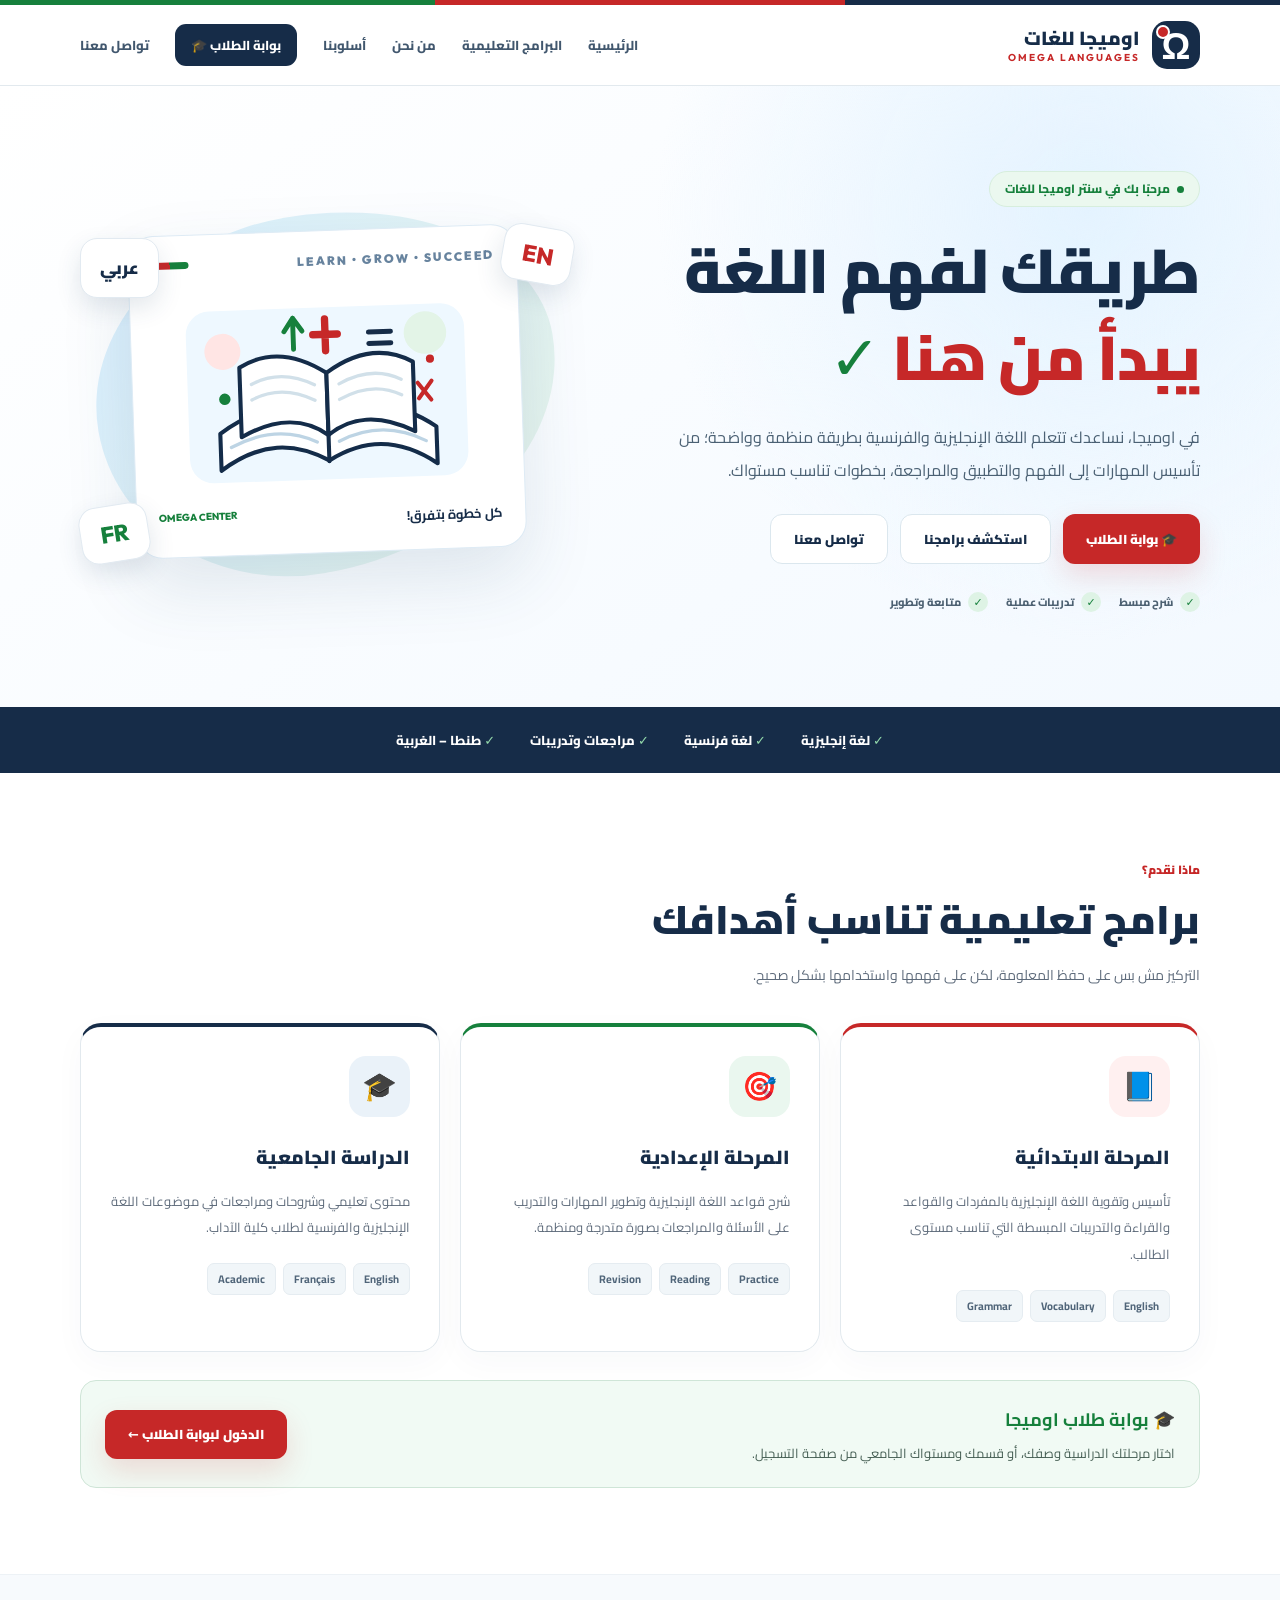
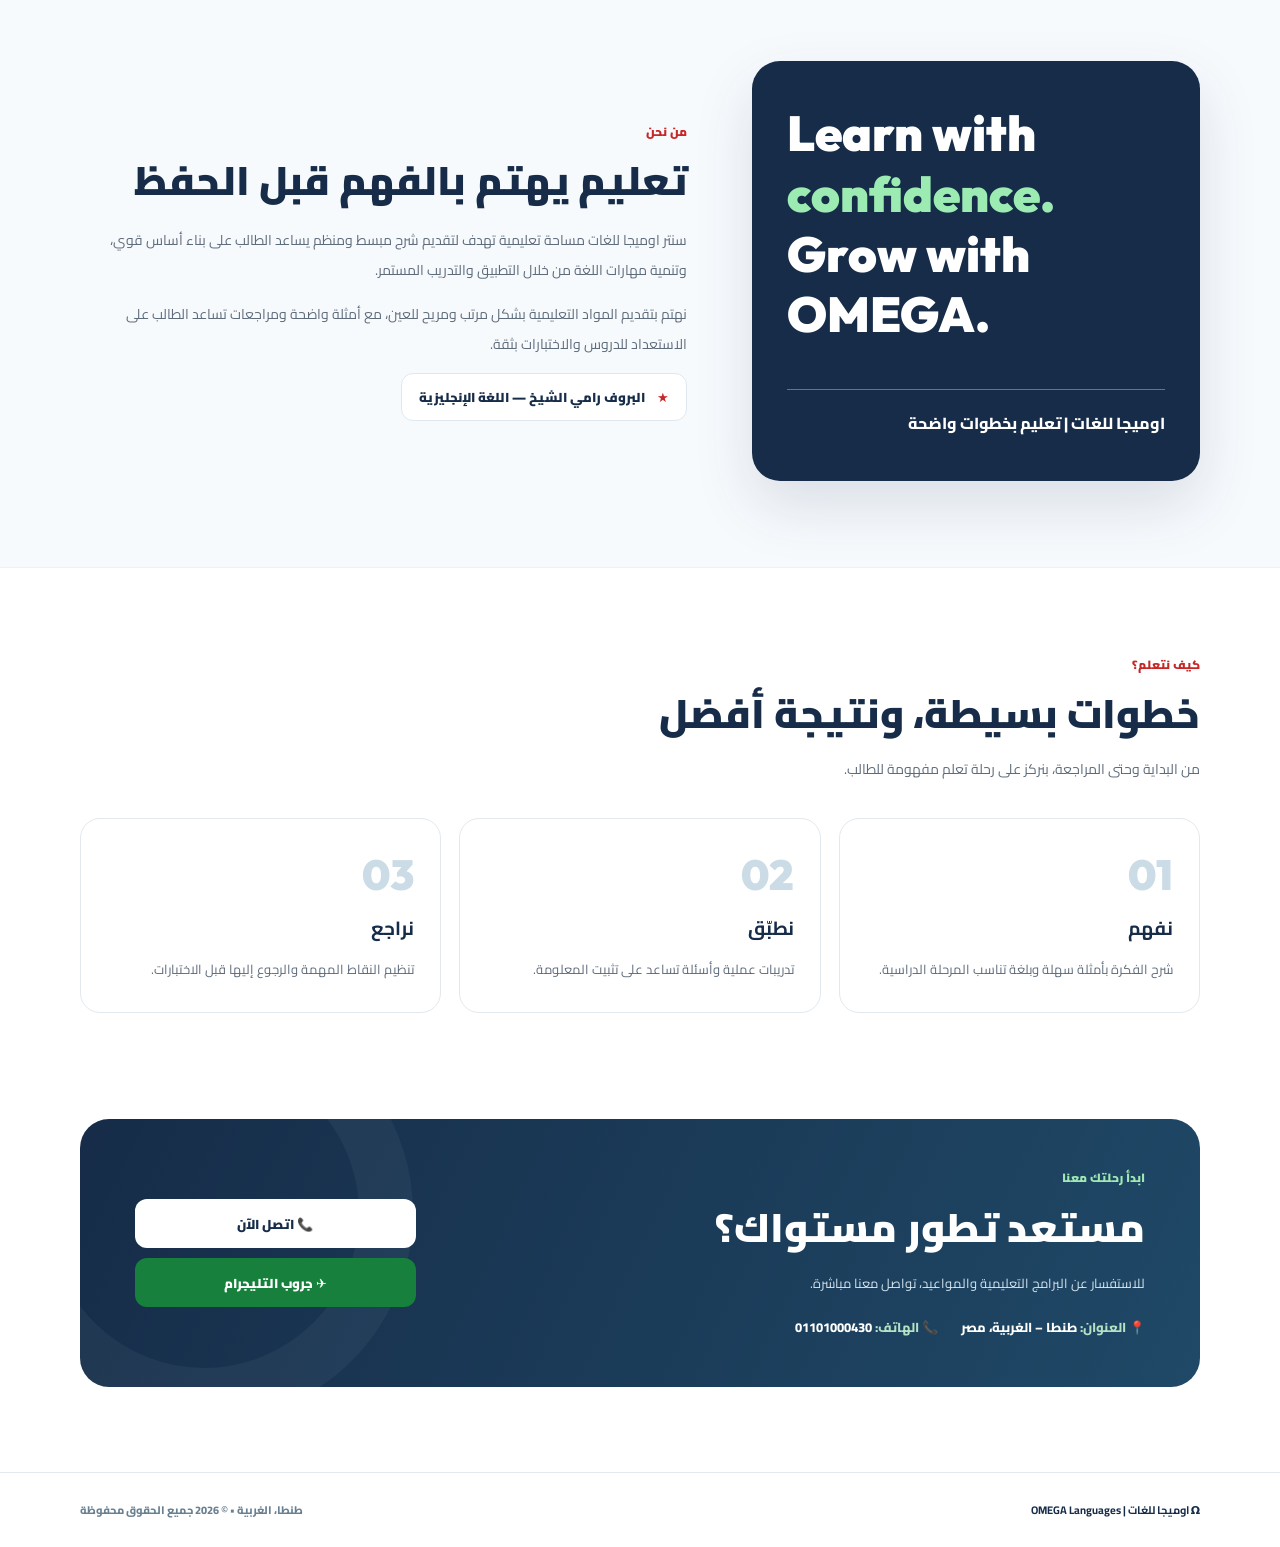
<file: index.html>
<!doctype html>
<html lang="ar" dir="rtl">
<head>
<meta charset="utf-8">
<meta name="viewport" content="width=device-width,initial-scale=1">
<meta name="theme-color" content="#162c48">
<meta name="description" content="سنتر اوميجا للغات في طنطا، الغربية. تعليم الإنجليزية للمرحلتين الابتدائية والإعدادية، ودعم دراسة اللغة الإنجليزية والفرنسية.">
<meta property="og:title" content="اوميجا للغات | OMEGA Languages">
<meta property="og:description" content="تعلم بثقة، وطور لغتك خطوة بخطوة مع اوميجا.">
<title>اوميجا للغات | OMEGA Languages</title>
<link rel="preconnect" href="https://fonts.googleapis.com">
<link rel="preconnect" href="https://fonts.gstatic.com" crossorigin>
<link href="https://fonts.googleapis.com/css2?family=Cairo:wght@400;500;600;700;800;900&family=Outfit:wght@500;700;900&display=swap" rel="stylesheet">
<style>
:root{--navy:#162c48;--red:#c62828;--green:#16803c;--ink:#171717;--muted:#5e6b7b;--border:#e2e9ee;--sky:#ecf6ff;--bg:#f7fafd}
*{box-sizing:border-box}html{scroll-behavior:smooth;scroll-padding-top:90px}body{margin:0;color:var(--ink);background:#fff;font-family:Cairo,system-ui,sans-serif;line-height:1.85}a{text-decoration:none;color:inherit}button{font:inherit} .wrap{width:min(1120px,calc(100% - 36px));margin:auto}
.top{height:5px;background:linear-gradient(90deg,var(--green) 0 34%,var(--red) 34% 66%,var(--navy) 66%)}header{position:sticky;z-index:10;top:0;background:#ffffffef;backdrop-filter:blur(18px);border-bottom:1px solid var(--border)}.navbar{display:flex;align-items:center;justify-content:space-between;min-height:80px;gap:20px}
.brand{display:flex;align-items:center;gap:12px;line-height:1.35}.logo{width:48px;height:48px;display:grid;place-items:center;border-radius:15px;background:var(--navy);color:#fff;font:900 36px Outfit,sans-serif;position:relative}.logo:after{content:"";width:10px;height:10px;position:absolute;top:4px;left:4px;background:var(--red);border:2px solid white;border-radius:50%}.brand strong{display:block;color:var(--navy);font-weight:900;font-size:19px}.brand small{font:700 10px Outfit,sans-serif;letter-spacing:2px;color:var(--red);direction:ltr;display:block}
nav{display:flex;align-items:center;gap:26px}nav a{font-size:13px;font-weight:800;color:#41576e}nav a:hover{color:var(--red)}.smallbtn{padding:9px 16px;border-radius:11px;background:var(--navy);color:#fff!important}.menu{display:none;cursor:pointer;border:1px solid var(--border);background:white;border-radius:12px;padding:6px 13px;color:var(--navy);font-size:24px}
.hero{background:radial-gradient(circle at 85% 20%,#e4f3ff 0,transparent 36%),linear-gradient(145deg,#fff,#f3f9ff);padding:85px 0 95px;overflow:hidden}.hero-grid{display:grid;grid-template-columns:1.08fr .92fr;align-items:center;gap:48px}.eyebrow{display:inline-flex;align-items:center;gap:7px;padding:6px 15px;border-radius:30px;background:#ebf8ef;color:var(--green);border:1px solid #d7eedd;font-size:12px;font-weight:800}.eyebrow:before{content:"";width:7px;height:7px;border-radius:50%;background:var(--green)}h1{font-size:clamp(36px,5vw,62px);color:var(--navy);font-weight:900;line-height:1.4;letter-spacing:-1px;margin:20px 0}h1 em{font-style:normal;color:var(--red)}h1 b{color:var(--green)}.lead{font-size:16px;color:#4b6174;line-height:2.1;max-width:570px}.buttons{display:flex;gap:12px;flex-wrap:wrap;margin-top:26px}.btn{display:inline-flex;align-items:center;justify-content:center;padding:12px 23px;min-height:49px;font-size:13px;font-weight:900;border-radius:12px;transition:transform .2s}.btn:hover{transform:translateY(-3px)}.primary{background:var(--red);color:white;box-shadow:0 12px 28px #c6282826}.secondary{background:white;border:1px solid #dbe7ee;color:var(--navy)}.checks{margin-top:28px;display:flex;gap:18px;flex-wrap:wrap;font-size:11px;font-weight:800;color:#4d6172}.checks span:before{content:"✓";display:inline-grid;place-items:center;margin-left:7px;width:20px;height:20px;border-radius:50%;background:#def3e5;color:var(--green)}
.illustration{min-height:415px;position:relative;display:grid;place-items:center}.halo{position:absolute;inset:7% 3%;background:linear-gradient(130deg,#d9efff,#e7f5ec);border-radius:47% 53% 57% 43% / 50% 45% 55% 50%;transform:rotate(-10deg)}.visual{z-index:1;width:min(390px,92%);background:white;border:1px solid #deebf5;border-radius:26px;padding:22px;box-shadow:0 30px 70px #264e7320;transform:rotate(-2deg)}.visual-heading{display:flex;align-items:center;justify-content:space-between;font:900 12px Outfit,sans-serif;letter-spacing:2px;color:#67839e}.dots{width:38px;height:7px;background:linear-gradient(90deg,var(--red) 50%,var(--green) 50%);border-radius:20px}.visual svg{display:block;width:100%;height:auto}.visual-bottom{display:flex;justify-content:space-between;color:var(--navy);font-size:13px;font-weight:900}.visual-bottom small{font:800 10px Outfit,sans-serif;color:var(--green)}.bubble{position:absolute;z-index:2;background:white;border:1px solid #e2eaf1;border-radius:17px;box-shadow:0 10px 25px #24496920;padding:13px 19px;font:800 23px Outfit,sans-serif}.bubble.en{top:10%;right:0;color:var(--red);transform:rotate(10deg)}.bubble.fr{bottom:9%;left:0;color:var(--green);transform:rotate(-9deg)}.bubble.ar{top:13%;left:0;color:var(--navy);font:900 17px Cairo,sans-serif}
.strip{background:var(--navy);color:white;padding:21px 0}.strip .wrap{display:flex;justify-content:center;gap:35px;flex-wrap:wrap;font-weight:800;font-size:13px}.strip b{color:#93d9ab}
section{padding:86px 0}.tag{color:var(--red);font-size:12px;font-weight:900;display:block;margin-bottom:8px}h2{font-size:clamp(27px,3.4vw,40px);line-height:1.5;margin:0 0 13px;color:var(--navy);font-weight:900}.intro{max-width:720px;color:var(--muted);font-size:14px;margin:0 0 35px}.grid{display:grid;grid-template-columns:repeat(3,1fr);gap:20px}.service{border:1px solid var(--border);border-radius:21px;padding:29px;background:white;box-shadow:0 10px 32px #183d5f08;transition:transform .2s}.service:hover{transform:translateY(-5px)}.service:nth-child(1){border-top:4px solid var(--red)}.service:nth-child(2){border-top:4px solid var(--green)}.service:nth-child(3){border-top:4px solid var(--navy)}.symbol{width:61px;height:61px;display:grid;place-items:center;border-radius:17px;font-size:28px;margin-bottom:23px;background:#fff0f0}.service:nth-child(2) .symbol{background:#eaf7ef}.service:nth-child(3) .symbol{background:#eaf2f9}.service h3{color:var(--navy);font-size:19px;font-weight:900;margin:0 0 12px}.service p{font-size:13px;line-height:2.05;color:var(--muted);margin:0}.pills{display:flex;gap:7px;flex-wrap:wrap;margin-top:22px}.pills span{font-size:11px;font-weight:700;background:#f1f6f9;border:1px solid #e5ecf1;padding:5px 10px;border-radius:7px;color:#506579}
.about{background:var(--bg);border-top:1px solid #edf2f6;border-bottom:1px solid #edf2f6}.about-grid{display:grid;grid-template-columns:.85fr 1.15fr;gap:65px;align-items:center}.about-graphic{min-height:345px;display:flex;align-items:center;justify-content:center}.quote-card{width:100%;border-radius:28px;background:var(--navy);padding:42px 35px;color:white;box-shadow:0 25px 60px #142b4820}.quote-card .en{font:900 clamp(32px,4vw,49px)/1.23 Outfit,sans-serif;direction:ltr;text-align:left;margin-bottom:45px}.quote-card .en span{color:#9bebb2}.quote-card .sub{border-top:1px solid #60768d;padding-top:19px;font-weight:800}.about-copy p{font-size:14px;color:var(--muted);line-height:2.15}.signature{display:inline-flex;align-items:center;gap:12px;background:white;border:1px solid #dfe8ef;padding:11px 17px;border-radius:12px;font-size:13px;font-weight:900;color:var(--navy)}.signature:before{content:"★";color:var(--red)}
.steps{display:grid;grid-template-columns:repeat(3,1fr);gap:18px}.step{padding:29px 26px;border:1px solid var(--border);border-radius:20px}.step strong{font:900 42px Outfit,sans-serif;color:#ccdce7}.step h3{color:var(--navy);margin:10px 0;font-size:19px}.step p{font-size:13px;color:var(--muted);margin:0;line-height:2.1}
.contact-area{padding-top:20px;padding-bottom:85px}.contact-box{padding:48px 55px;border-radius:29px;background:linear-gradient(115deg,#162c48,#1f4967);color:white;display:flex;gap:35px;justify-content:space-between;align-items:center;overflow:hidden;position:relative}.contact-box:before{content:"";position:absolute;left:-85px;top:-115px;width:310px;height:310px;border:54px solid #ffffff0b;border-radius:50%}.contact-box>*{position:relative}.contact-box h2{color:white}.contact-box p{font-size:13px;color:#d6e5ef;margin:0 0 20px}.contact-info{display:flex;gap:12px 23px;flex-wrap:wrap;font-size:13px;font-weight:800}.contact-info a:hover{text-decoration:underline}.contact-info span{color:#b5e2c5}.contact-buttons{display:flex;flex-wrap:wrap;gap:10px;min-width:235px}.contact-buttons .btn{width:100%;background:white;color:var(--navy)}.contact-buttons .btn.alt{background:var(--green);color:white}
footer{border-top:1px solid var(--border);padding:27px 0;background:white}.footer-inner{display:flex;justify-content:space-between;align-items:center;gap:15px;flex-wrap:wrap;font-size:11px;font-weight:800;color:#698092}.footer-inner strong{color:var(--navy)}
@media(max-width:950px){.hero-grid,.about-grid{grid-template-columns:1fr}.hero{padding:58px 0 62px}.illustration{min-height:395px;max-width:500px;margin:auto;width:100%}.about-grid{gap:24px}.about-graphic{min-height:250px}.grid{grid-template-columns:repeat(2,1fr)}.contact-box{flex-direction:column;align-items:stretch}.contact-buttons{min-width:0;flex-direction:row}.contact-buttons .btn{width:auto}}
@media(max-width:690px){.navbar{min-height:70px}.brand strong{font-size:17px}nav{display:none;position:absolute;top:70px;right:0;left:0;background:#fff;padding:22px 24px;box-shadow:0 15px 25px #162c481b;flex-direction:column;align-items:stretch;gap:15px}nav.open{display:flex}.menu{display:block}.hero h1{font-size:36px}.hero{padding:52px 0}.illustration{min-height:330px}.visual{width:min(320px,87%)}.bubble{font-size:17px;padding:8px 13px}.bubble.ar{font-size:14px}.strip .wrap{gap:12px;font-size:11px;justify-content:space-evenly}section{padding:65px 0}.grid,.steps{grid-template-columns:1fr}.service{padding:25px}.quote-card{padding:32px}.contact-area{padding:10px 0 65px}.contact-box{padding:34px 25px;border-radius:22px}.contact-buttons{flex-direction:column}.contact-buttons .btn{width:100%}.footer-inner{justify-content:center;text-align:center}.lead{font-size:14px}}
@media(prefers-reduced-motion:reduce){html{scroll-behavior:auto}*,*:before,*:after{transition:none!important;animation:none!important}}
</style>
</head>
<body>
<div class="top"></div>
<header><div class="wrap navbar">
<a href="#home" class="brand" aria-label="اوميجا للغات - الصفحة الرئيسية"><span class="logo" aria-hidden="true">Ω</span><span><strong>اوميجا للغات</strong><small>OMEGA LANGUAGES</small></span></a>
<button class="menu" id="menu" aria-expanded="false" aria-controls="navigation" aria-label="فتح القائمة">☰</button>
<nav id="navigation" aria-label="القائمة الرئيسية">
<a href="#home">الرئيسية</a><a href="#programs">البرامج التعليمية</a><a href="#about">من نحن</a><a href="#method">أسلوبنا</a><a href="student.html" class="smallbtn">بوابة الطلاب 🎓</a><a href="#contact">تواصل معنا</a>
</nav></div></header>
<main>
<section class="hero" id="home"><div class="wrap hero-grid">
<div><span class="eyebrow">مرحبًا بك في سنتر اوميجا للغات</span><h1>طريقك لفهم اللغة<br><em>يبدأ من هنا</em> <b>✓</b></h1><p class="lead">في اوميجا، نساعدك تتعلم اللغة الإنجليزية والفرنسية بطريقة منظمة وواضحة؛ من تأسيس المهارات إلى الفهم والتطبيق والمراجعة، بخطوات تناسب مستواك.</p>
<div class="buttons"><a class="btn primary" href="student.html">🎓 بوابة الطلاب</a><a class="btn secondary" href="#programs">استكشف برامجنا</a><a class="btn secondary" href="#contact">تواصل معنا</a></div>
<div class="checks"><span>شرح مبسط</span><span>تدريبات عملية</span><span>متابعة وتطوير</span></div></div>
<div class="illustration" aria-label="رسم تعليمي لكتب مفتوحة وتعليم اللغات" role="img"><div class="halo"></div><div class="bubble en" aria-hidden="true">EN</div><div class="bubble fr" aria-hidden="true">FR</div><div class="bubble ar" aria-hidden="true">عربي</div>
<div class="visual"><div class="visual-heading"><span>LEARN • GROW • SUCCEED</span><span class="dots"></span></div>
<svg viewBox="0 0 420 290" xmlns="http://www.w3.org/2000/svg" aria-hidden="true">
<rect x="40" y="48" width="340" height="210" rx="29" fill="#eef8ff"/>
<circle cx="332" cy="83" r="26" fill="#e3f4e7"/><circle cx="84" cy="98" r="22" fill="#ffe5e4"/>
<path d="M78 198c49-35 90-32 132-9 42-23 84-26 132 9v45c-48-34-90-32-132-8-42-24-83-26-132 8z" fill="#fff" stroke="#142c49" stroke-width="5" stroke-linejoin="round"/>
<path d="M210 189v47" stroke="#142c49" stroke-width="5" stroke-linecap="round"/>
<path d="M91 215c41-20 75-18 105-3M223 212c34-16 69-17 106 3" fill="none" stroke="#bdd4e4" stroke-width="4" stroke-linecap="round"/>
<path d="M104 203c43-23 79-20 106 1V128c-38-26-73-29-106-10z" fill="#fff" stroke="#142c49" stroke-width="5" stroke-linejoin="round"/>
<path d="M316 203c-43-23-79-20-106 1V128c38-26 73-29 106-10z" fill="#fff" stroke="#142c49" stroke-width="5" stroke-linejoin="round"/>
<path d="M118 139c26-13 52-10 77 3M118 158c26-13 52-10 77 3M225 142c25-13 51-16 76-3M225 161c25-13 51-16 76-3" stroke="#d1e0e9" stroke-width="4" fill="none" stroke-linecap="round"/>
<path d="M210 62v39M195 81h30" stroke="#c62828" stroke-width="9" stroke-linecap="round"/>
<path d="M160 76l11-16 11 16M171 60v38" stroke="#16803c" stroke-width="6" fill="none" stroke-linecap="round" stroke-linejoin="round"/>
<path d="M263 80h27M263 94h27" stroke="#162c48" stroke-width="6" stroke-linecap="round"/>
<path d="M322 163l16-21M337 165l-16-21" stroke="#c62828" stroke-width="5" stroke-linecap="round"/>
<circle cx="85" cy="156" r="7" fill="#16803c"/><circle cx="337" cy="115" r="5" fill="#c62828"/>
</svg>
<div class="visual-bottom"><strong>كل خطوة بتفرق!</strong><small>OMEGA CENTER</small></div></div></div>
</div></section>
<div class="strip"><div class="wrap"><span><b>✓</b> لغة إنجليزية</span><span><b>✓</b> لغة فرنسية</span><span><b>✓</b> مراجعات وتدريبات</span><span><b>✓</b> طنطا – الغربية</span></div></div>
<section id="programs"><div class="wrap"><span class="tag">ماذا نقدم؟</span><h2>برامج تعليمية تناسب أهدافك</h2><p class="intro">التركيز مش بس على حفظ المعلومة، لكن على فهمها واستخدامها بشكل صحيح.</p>
<div class="grid">
<article class="service"><div class="symbol" aria-hidden="true">📘</div><h3>المرحلة الابتدائية</h3><p>تأسيس وتقوية اللغة الإنجليزية بالمفردات والقواعد والقراءة والتدريبات المبسطة التي تناسب مستوى الطالب.</p><div class="pills"><span>English</span><span>Vocabulary</span><span>Grammar</span></div></article>
<article class="service"><div class="symbol" aria-hidden="true">🎯</div><h3>المرحلة الإعدادية</h3><p>شرح قواعد اللغة الإنجليزية وتطوير المهارات والتدريب على الأسئلة والمراجعات بصورة متدرجة ومنظمة.</p><div class="pills"><span>Practice</span><span>Reading</span><span>Revision</span></div></article>
<article class="service"><div class="symbol" aria-hidden="true">🎓</div><h3>الدراسة الجامعية</h3><p>محتوى تعليمي وشروحات ومراجعات في موضوعات اللغة الإنجليزية والفرنسية لطلاب كلية الآداب.</p><div class="pills"><span>English</span><span>Français</span><span>Academic</span></div></article>
</div><div style="margin-top:28px;padding:22px 24px;border:1px solid #cfe5d7;border-radius:16px;background:#f1faf4;display:flex;align-items:center;justify-content:space-between;gap:18px;flex-wrap:wrap"><div><strong style="color:#16803c;font-size:18px">🎓 بوابة طلاب اوميجا</strong><p style="color:#465f54;font-size:13px;margin:5px 0 0">اختار مرحلتك الدراسية وصفك، أو قسمك ومستواك الجامعي من صفحة التسجيل.</p></div><a href="student.html" class="btn primary">الدخول لبوابة الطلاب ←</a></div></div></section>
<section class="about" id="about"><div class="wrap about-grid">
<div class="about-graphic"><div class="quote-card"><div class="en">Learn with<br><span>confidence.</span><br>Grow with<br>OMEGA.</div><div class="sub">اوميجا للغات | تعليم بخطوات واضحة</div></div></div>
<div class="about-copy"><span class="tag">من نحن</span><h2>تعليم يهتم بالفهم قبل الحفظ</h2><p>سنتر اوميجا للغات مساحة تعليمية تهدف لتقديم شرح مبسط ومنظم يساعد الطالب على بناء أساس قوي، وتنمية مهارات اللغة من خلال التطبيق والتدريب المستمر.</p><p>نهتم بتقديم المواد التعليمية بشكل مرتب ومريح للعين، مع أمثلة واضحة ومراجعات تساعد الطالب على الاستعداد للدروس والاختبارات بثقة.</p><div class="signature">البروف رامي الشيخ — اللغة الإنجليزية</div></div>
</div></section>
<section id="method"><div class="wrap"><span class="tag">كيف نتعلم؟</span><h2>خطوات بسيطة، ونتيجة أفضل</h2><p class="intro">من البداية وحتى المراجعة، بنركز على رحلة تعلم مفهومة للطالب.</p><div class="steps">
<div class="step"><strong>01</strong><h3>نفهم</h3><p>شرح الفكرة بأمثلة سهلة وبلغة تناسب المرحلة الدراسية.</p></div>
<div class="step"><strong>02</strong><h3>نطبّق</h3><p>تدريبات عملية وأسئلة تساعد على تثبيت المعلومة.</p></div>
<div class="step"><strong>03</strong><h3>نراجع</h3><p>تنظيم النقاط المهمة والرجوع إليها قبل الاختبارات.</p></div>
</div></div></section>
<section class="contact-area" id="contact"><div class="wrap"><div class="contact-box"><div><span class="tag" style="color:#a0e9b3">ابدأ رحلتك معنا</span><h2>مستعد تطور مستواك؟</h2><p>للاستفسار عن البرامج التعليمية والمواعيد، تواصل معنا مباشرة.</p><div class="contact-info"><div>📍 <span>العنوان:</span> طنطا – الغربية، مصر</div><div>📞 <span>الهاتف:</span> <a href="tel:+201101000430" dir="ltr">01101000430</a></div></div></div><div class="contact-buttons"><a href="tel:+201101000430" class="btn">📞 اتصل الآن</a><a href="https://t.me/PROF_Ramy_ElSheikh" target="_blank" rel="noopener noreferrer" class="btn alt">✈️ جروب التليجرام</a></div></div></div></section>
</main>
<footer><div class="wrap footer-inner"><strong>Ω اوميجا للغات | OMEGA Languages</strong><span>طنطا، الغربية • © <span id="year">2026</span> جميع الحقوق محفوظة</span></div></footer>
<script>
const menu=document.getElementById("menu"),navigation=document.getElementById("navigation");
menu.addEventListener("click",()=>{const open=navigation.classList.toggle("open");menu.setAttribute("aria-expanded",String(open));menu.textContent=open?"×":"☰"});
navigation.querySelectorAll("a").forEach(a=>a.addEventListener("click",()=>{navigation.classList.remove("open");menu.setAttribute("aria-expanded","false");menu.textContent="☰"}));
document.getElementById("year").textContent=new Date().getFullYear();
</script>
</body></html>
</file>
